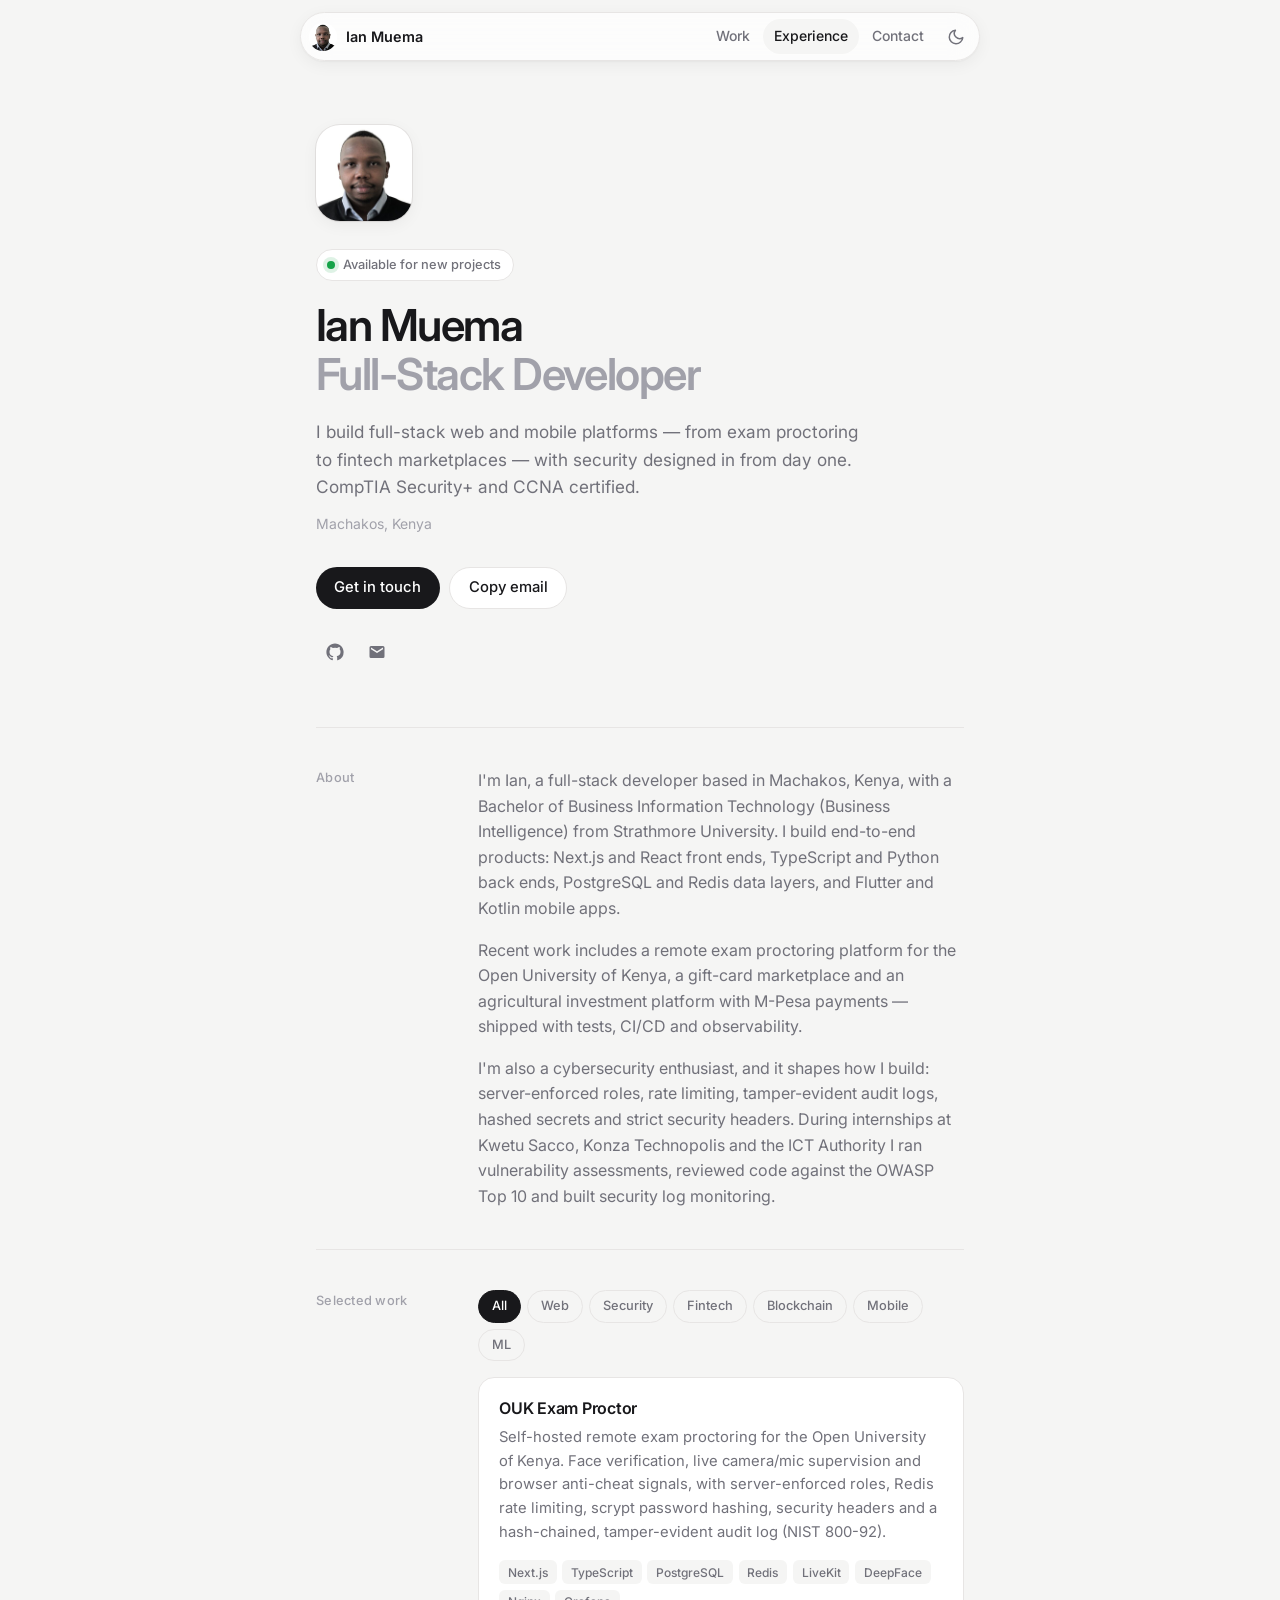
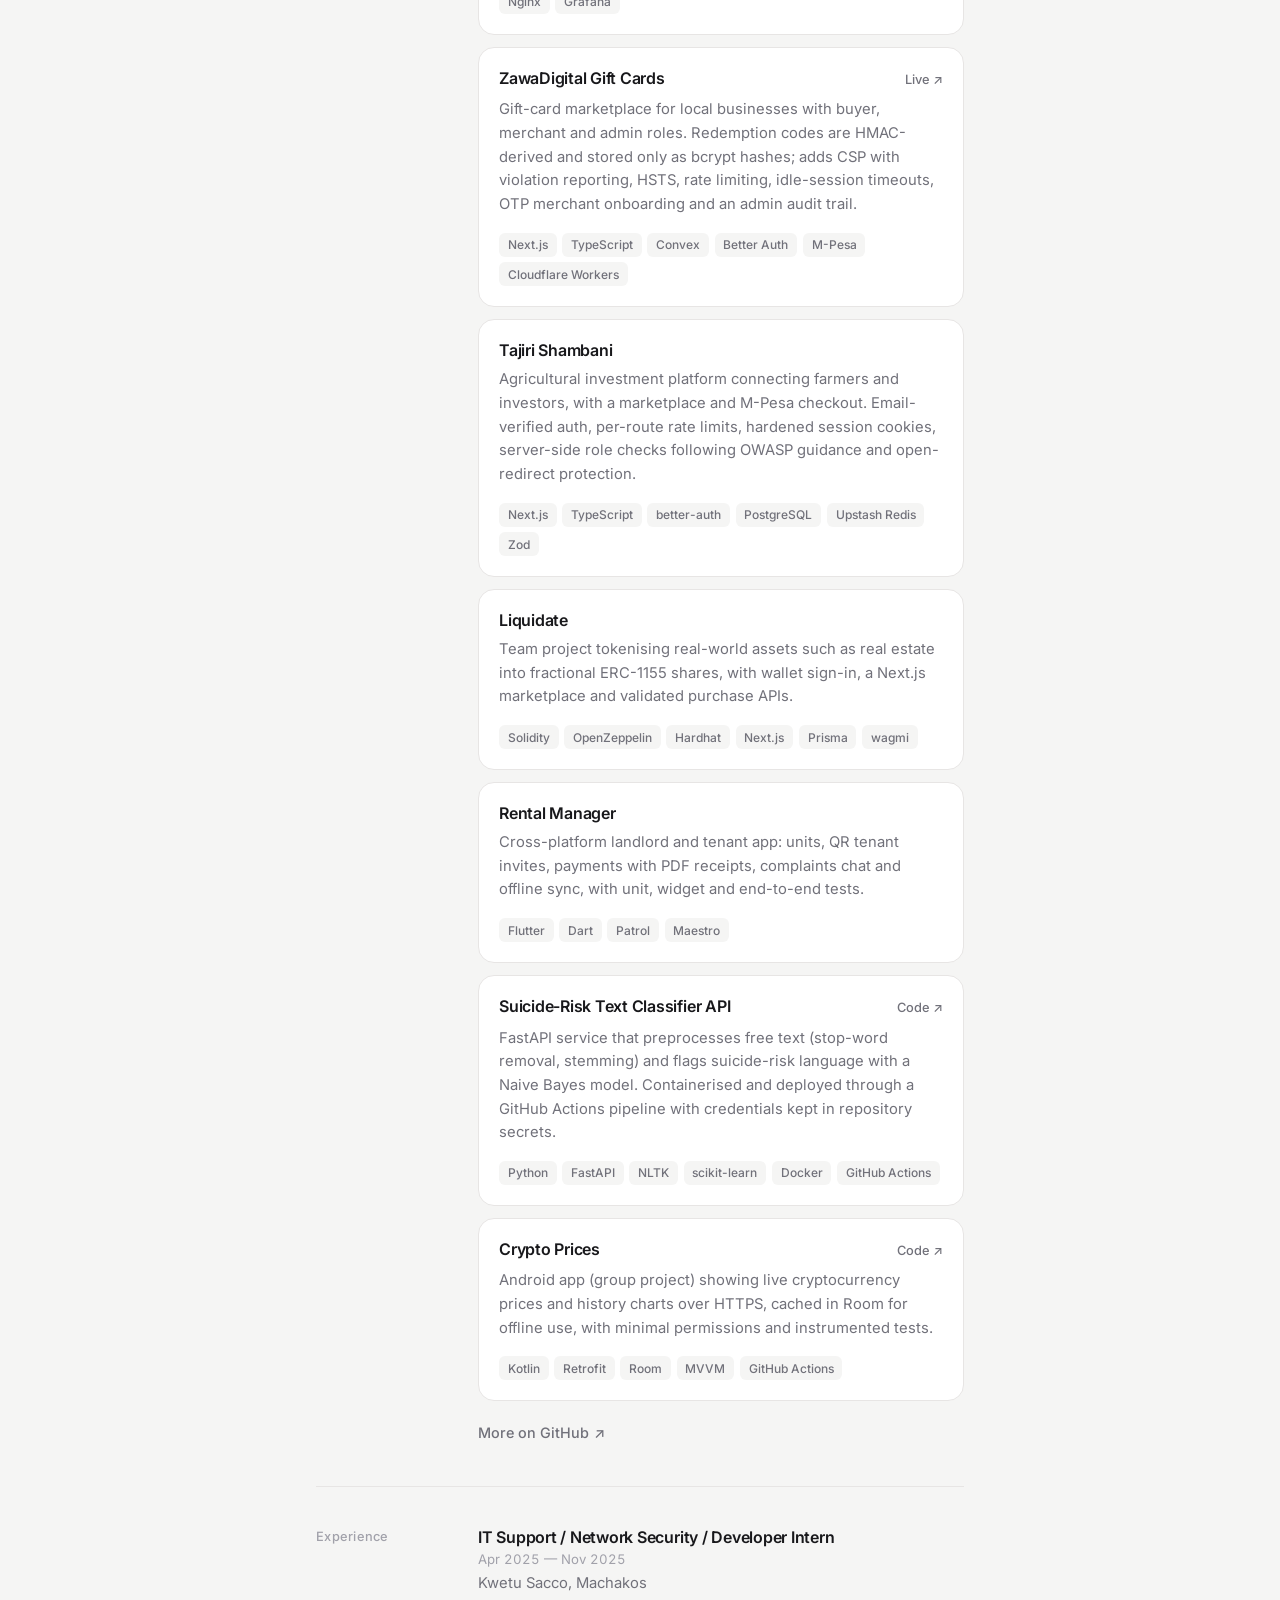
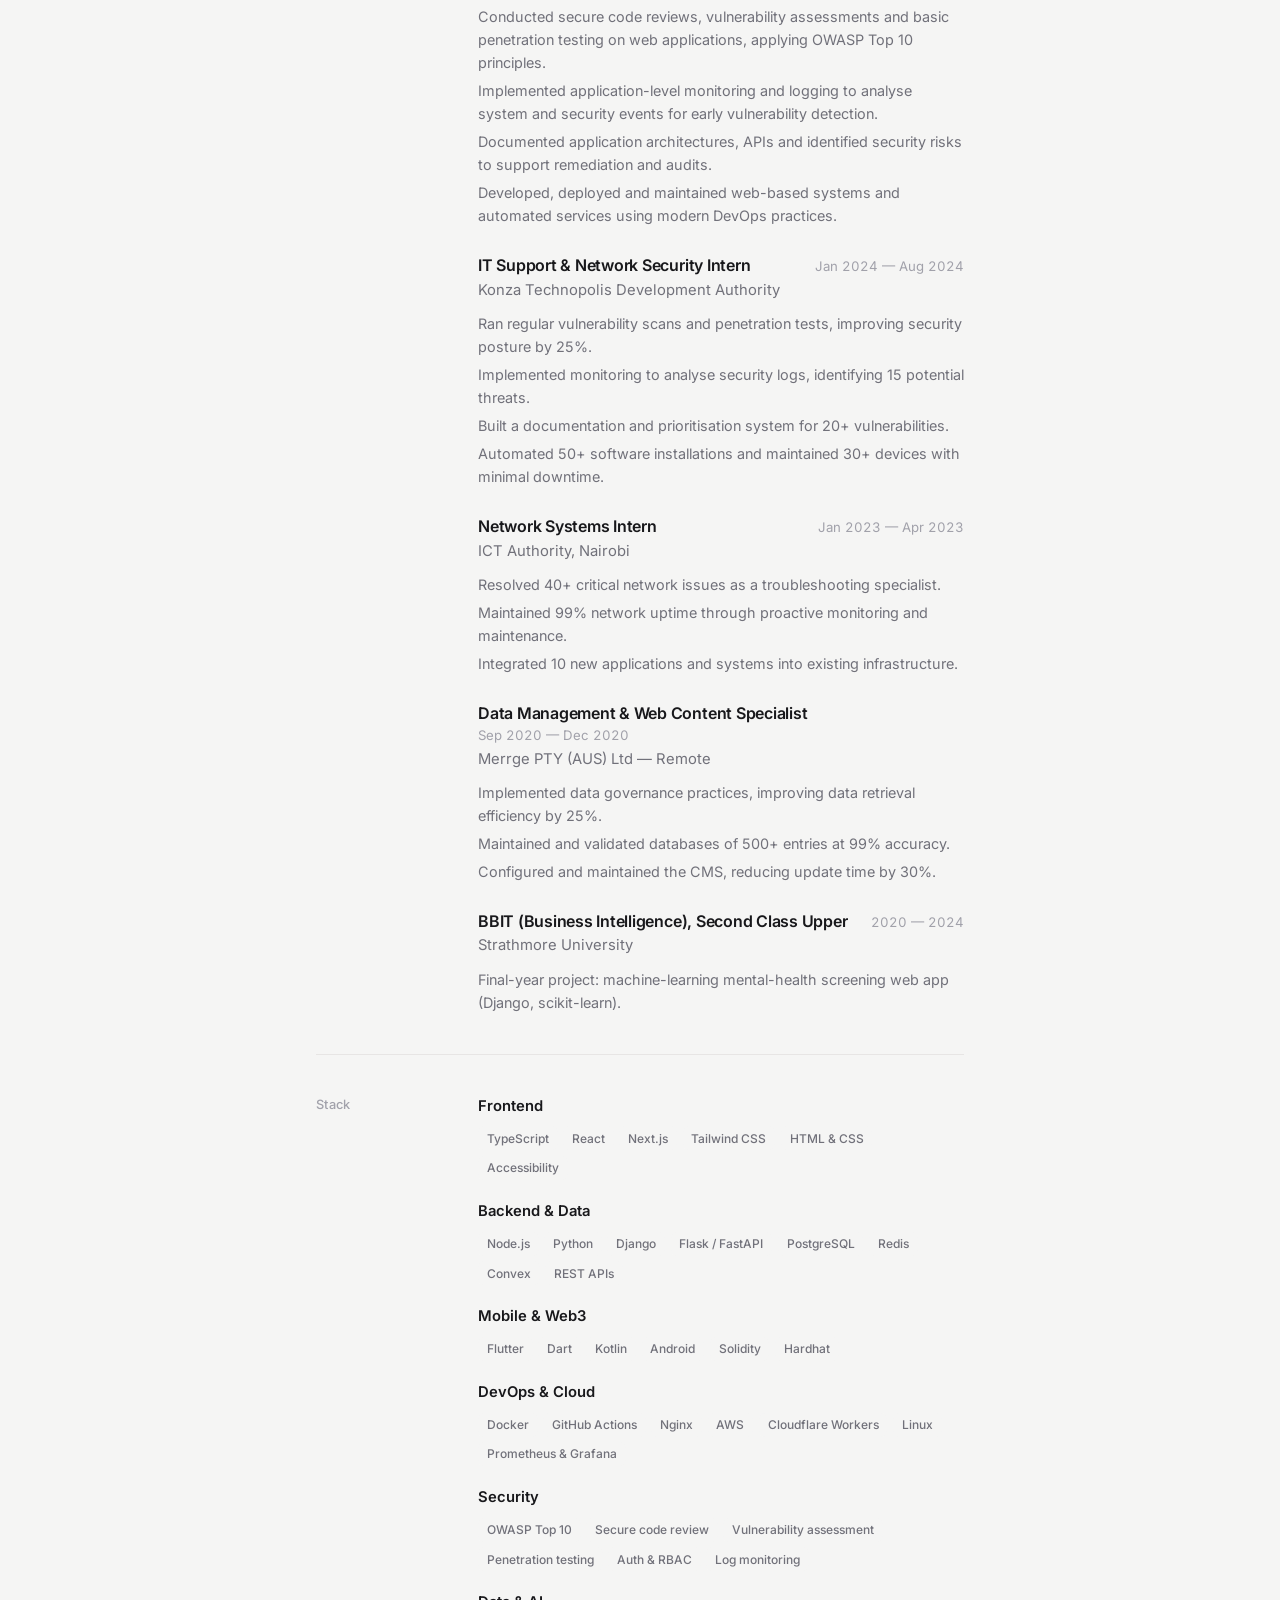
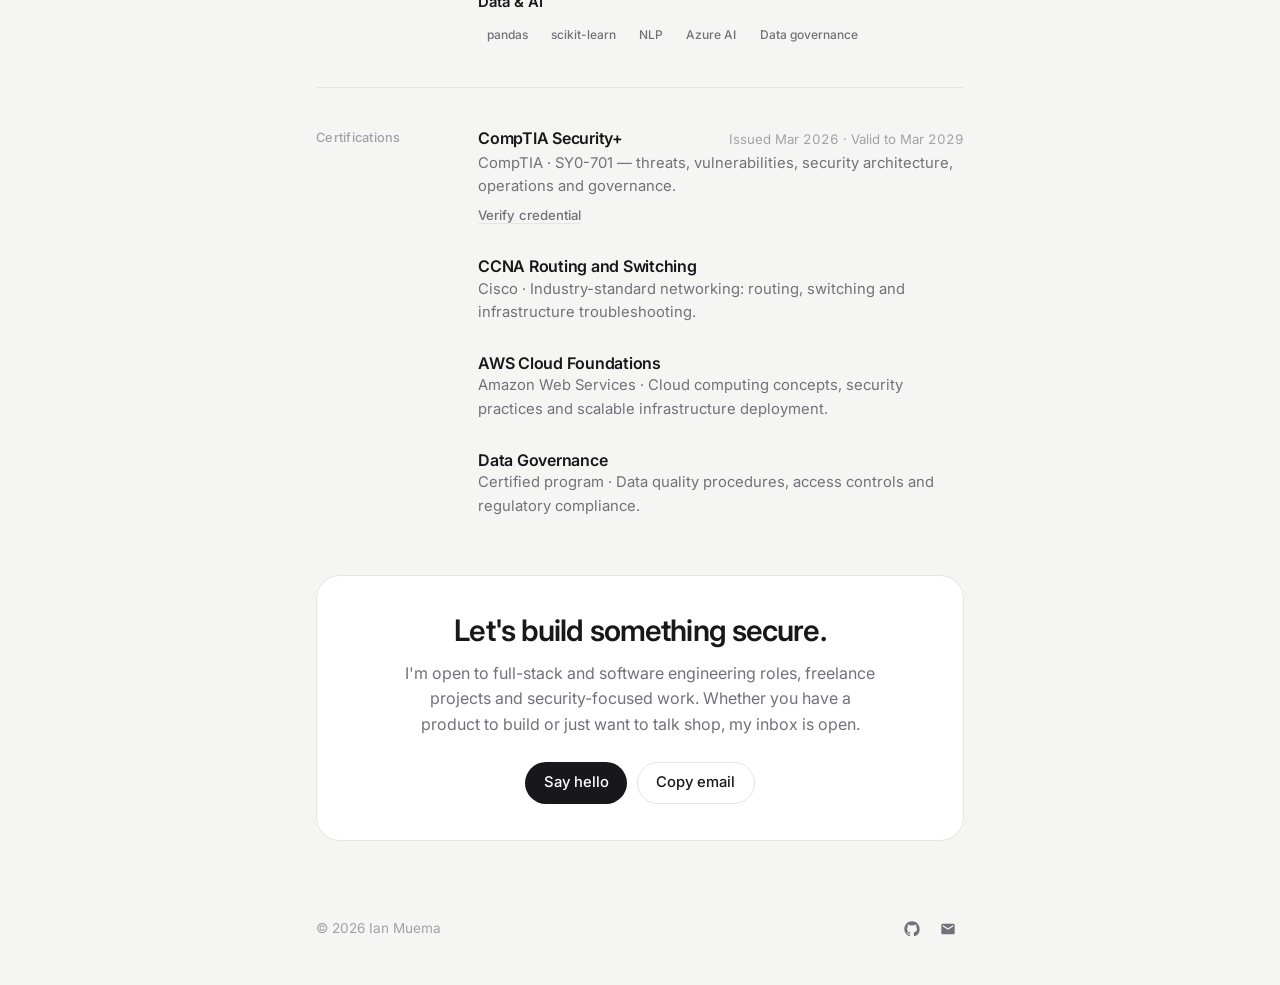
<file: index.html>
<!doctype html>
<html lang="en">
<head>
  <meta charset="utf-8">
  <meta name="viewport" content="width=device-width, initial-scale=1">
  <title>Ian Muema — Full-Stack Developer</title>
  <meta name="description" content="Ian Muema — full-stack developer building secure web and mobile platforms with Next.js, TypeScript, Python and Flutter. CompTIA Security+ and CCNA certified.">
  <meta name="theme-color" content="#f5f5f4" media="(prefers-color-scheme: light)">
  <meta name="theme-color" content="#0c0c0d" media="(prefers-color-scheme: dark)">
  <meta property="og:title" content="Ian Muema — Full-Stack Developer">
  <meta property="og:description" content="Full-stack developer and cybersecurity enthusiast building web and mobile platforms with security designed in.">
  <meta property="og:type" content="website">
  <meta property="og:image" content="https://muema825.github.io/Portfolio-Website/assets/img/ian-muema.jpg">
  <link rel="icon" href="favicon.svg" type="image/svg+xml">
  <script>(function(){try{var t=localStorage.getItem('theme');if(t)document.documentElement.dataset.theme=t;}catch(e){}})();</script>
  <link rel="preconnect" href="https://fonts.googleapis.com">
  <link rel="preconnect" href="https://fonts.gstatic.com" crossorigin>
  <link rel="stylesheet" href="https://fonts.googleapis.com/css2?family=Inter:wght@400;500;600&display=swap">
  <link rel="stylesheet" href="assets/css/style.css?v=2">
</head>
<body>
  <a class="skip-link" href="#main">Skip to content</a>

  <header class="site-header" id="top">
    <nav class="nav" aria-label="Primary">
      <a class="nav__brand" href="#top" aria-label="Back to top">
        <img class="nav__avatar" src="assets/img/ian-muema.jpg" alt="" width="28" height="28">
        <span data-bind="name">Ian Muema</span>
      </a>
      <ul class="nav__menu">
        <li><a class="nav__link" href="#work">Work</a></li>
        <li><a class="nav__link" href="#experience">Experience</a></li>
        <li><a class="nav__link" href="#contact">Contact</a></li>
      </ul>
      <button class="theme-toggle" type="button" aria-label="Toggle dark mode">
        <svg class="icon-sun" width="18" height="18" viewBox="0 0 24 24" fill="none" stroke="currentColor" stroke-width="2" stroke-linecap="round" stroke-linejoin="round" aria-hidden="true" focusable="false">
          <circle cx="12" cy="12" r="4"/>
          <path d="M12 2v2M12 20v2M4.93 4.93l1.41 1.41M17.66 17.66l1.41 1.41M2 12h2M20 12h2M4.93 19.07l1.41-1.41M17.66 6.34l1.41-1.41"/>
        </svg>
        <svg class="icon-moon" width="18" height="18" viewBox="0 0 24 24" fill="none" stroke="currentColor" stroke-width="2" stroke-linecap="round" stroke-linejoin="round" aria-hidden="true" focusable="false">
          <path d="M21 12.79A9 9 0 1 1 11.21 3 7 7 0 0 0 21 12.79z"/>
        </svg>
      </button>
    </nav>
  </header>

  <main id="main" class="page">
    <section class="hero" id="hero">
      <img class="hero__photo" src="assets/img/ian-muema.jpg" alt="Portrait of Ian Muema" width="400" height="400">
      <p class="status"><span class="status__dot" aria-hidden="true"></span><span data-bind="availability">Available for new projects</span></p>
      <h1 class="hero__title"><span data-bind="name">Ian Muema</span><span class="hero__role" data-bind="role">Full-Stack Developer</span></h1>
      <p class="hero__tagline" data-bind="tagline">I build full-stack web and mobile platforms with security designed in from day one.</p>
      <p class="hero__meta"><span data-bind="location">Machakos, Kenya</span></p>
      <div class="hero__actions">
        <a class="btn btn--primary" href="mailto:muemaian484@gmail.com" data-bind-href="mailto">Get in touch</a>
        <button class="btn btn--ghost copy-email" type="button" data-copy-email>
          <span class="copy-email__label">Copy email</span>
        </button>
      </div>
      <ul class="socials" data-render="socials"></ul>
    </section>

    <section class="block reveal" id="about" aria-labelledby="about-title">
      <h2 class="block__label" id="about-title">About</h2>
      <div class="block__body prose" data-render="about">
        <noscript><p>I'm a full-stack developer and cybersecurity enthusiast building secure web and mobile platforms.</p></noscript>
      </div>
    </section>

    <section class="block reveal" id="work" aria-labelledby="work-title">
      <h2 class="block__label" id="work-title">Selected work</h2>
      <div class="block__body">
        <div class="filters" data-render="filters" role="toolbar" aria-label="Filter projects"></div>
        <div class="projects" data-render="projects">
          <noscript><p>Enable JavaScript to browse my projects, or visit my GitHub profile below.</p></noscript>
        </div>
        <a class="more-link" href="https://github.com/muema825" target="_blank" rel="noopener" data-bind-href="github">More on GitHub <span aria-hidden="true">↗</span></a>
      </div>
    </section>

    <section class="block reveal" id="experience" aria-labelledby="experience-title">
      <h2 class="block__label" id="experience-title">Experience</h2>
      <ol class="block__body rows" data-render="experience"></ol>
    </section>

    <section class="block reveal" id="skills" aria-labelledby="skills-title">
      <h2 class="block__label" id="skills-title">Stack</h2>
      <dl class="block__body skills" data-render="skills">
        <noscript><p>Enable JavaScript to see my full list of skills.</p></noscript>
      </dl>
    </section>

    <section class="block reveal" id="certifications" aria-labelledby="certs-title">
      <h2 class="block__label" id="certs-title">Certifications</h2>
      <ul class="block__body rows" data-render="certifications"></ul>
    </section>

    <section class="contact reveal" id="contact" aria-labelledby="contact-title">
      <h2 class="contact__title" id="contact-title">Let's build something secure.</h2>
      <p class="contact__text">I'm open to full-stack and software engineering roles, freelance projects and security-focused work. Whether you have a product to build or just want to talk shop, my inbox is open.</p>
      <div class="hero__actions">
        <a class="btn btn--primary" href="mailto:muemaian484@gmail.com" data-bind-href="mailto">Say hello</a>
        <button class="btn btn--ghost copy-email" type="button" data-copy-email>
          <span class="copy-email__label">Copy email</span>
        </button>
      </div>
    </section>
  </main>

  <footer class="site-footer">
    <p>&copy; <span data-bind="year">2026</span> <span data-bind="name">Ian Muema</span></p>
    <ul class="socials socials--small" data-render="socials"></ul>
  </footer>

  <p class="toast" role="status" aria-live="polite"></p>

  <script src="assets/js/data.js?v=2"></script>
  <script src="assets/js/main.js?v=2"></script>
</body>
</html>
</file>
<file: assets/css/style.css>
/* ==========================================================================
   Portfolio — style.css
   Minimal single-column layout. Theme tokens on :root, dark via media query
   or data-theme.
   ========================================================================== */

/* ---------- Theme tokens ---------- */
:root {
  --bg: #f5f5f4;
  --surface: #ffffff;
  --surface-hover: #fafaf9;
  --text: #18181b;
  --text-muted: #71717a;
  --text-faint: #a1a1aa;
  --border: #e7e5e4;
  --accent: #18181b;
  --accent-contrast: #ffffff;
  --green: #16a34a;
  --green-soft: rgba(22, 163, 74, 0.14);
  --shadow: 0 1px 2px rgba(24, 24, 27, 0.04), 0 4px 16px rgba(24, 24, 27, 0.05);
  --header-bg: rgba(255, 255, 255, 0.72);

  --font-sans: "Inter", system-ui, -apple-system, "Segoe UI", Roboto, "Helvetica Neue", Arial, sans-serif;

  --radius: 16px;
  --radius-sm: 10px;
  --header-h: 72px;
  --page-w: 680px;
  --ease: cubic-bezier(0.2, 0.7, 0.2, 1);
  --t: 0.2s var(--ease);

  color-scheme: light;
}

@media (prefers-color-scheme: dark) {
  :root:not([data-theme="light"]) {
    --bg: #0c0c0d;
    --surface: #161618;
    --surface-hover: #1c1c1f;
    --text: #f4f4f5;
    --text-muted: #a1a1aa;
    --text-faint: #71717a;
    --border: #27272a;
    --accent: #f4f4f5;
    --accent-contrast: #0c0c0d;
    --green: #4ade80;
    --green-soft: rgba(74, 222, 128, 0.16);
    --shadow: 0 1px 2px rgba(0, 0, 0, 0.4), 0 4px 16px rgba(0, 0, 0, 0.3);
    --header-bg: rgba(22, 22, 24, 0.72);
    color-scheme: dark;
  }
}

:root[data-theme="dark"] {
  --bg: #0c0c0d;
  --surface: #161618;
  --surface-hover: #1c1c1f;
  --text: #f4f4f5;
  --text-muted: #a1a1aa;
  --text-faint: #71717a;
  --border: #27272a;
  --accent: #f4f4f5;
  --accent-contrast: #0c0c0d;
  --green: #4ade80;
  --green-soft: rgba(74, 222, 128, 0.16);
  --shadow: 0 1px 2px rgba(0, 0, 0, 0.4), 0 4px 16px rgba(0, 0, 0, 0.3);
  --header-bg: rgba(22, 22, 24, 0.72);
  color-scheme: dark;
}

/* ---------- Reset / base ---------- */
*,
*::before,
*::after {
  box-sizing: border-box;
}

html {
  -webkit-text-size-adjust: 100%;
  text-size-adjust: 100%;
  scroll-behavior: smooth;
  scroll-padding-top: var(--header-h);
}

body,
h1, h2, h3, h4, p, ul, ol, dl, dd, figure, blockquote {
  margin: 0;
}

ul[class],
ol[class] {
  list-style: none;
  padding: 0;
}

body {
  min-height: 100vh;
  background: var(--bg);
  color: var(--text);
  font-family: var(--font-sans);
  font-size: 1rem;
  line-height: 1.6;
  -webkit-font-smoothing: antialiased;
  -moz-osx-font-smoothing: grayscale;
  overflow-wrap: break-word;
  overflow-x: hidden;
  transition: background-color var(--t), color var(--t);
}

h1, h2, h3, h4 {
  line-height: 1.25;
  font-weight: 600;
  letter-spacing: -0.015em;
}

p, li, a, h1, h2, h3, dd, dt {
  overflow-wrap: anywhere;
}

img,
svg {
  display: block;
  max-width: 100%;
  height: auto;
}

svg {
  flex-shrink: 0;
}

a {
  color: inherit;
  text-decoration: none;
}

button {
  font: inherit;
  color: inherit;
  background: none;
  border: 0;
  padding: 0;
  cursor: pointer;
}

[hidden] {
  display: none !important;
}

::selection {
  background: var(--text);
  color: var(--bg);
}

:focus {
  outline: none;
}

:focus-visible {
  outline: 2px solid var(--text);
  outline-offset: 3px;
  border-radius: 6px;
}

[id] {
  scroll-margin-top: calc(var(--header-h) + 8px);
}

/* ---------- Skip link ---------- */
.skip-link {
  position: absolute;
  left: 16px;
  top: -100px;
  z-index: 1000;
  padding: 0.6rem 1rem;
  background: var(--accent);
  color: var(--accent-contrast);
  border-radius: var(--radius-sm);
  font-weight: 500;
  transition: top 0.2s var(--ease);
}

.skip-link:focus,
.skip-link:focus-visible {
  top: 16px;
}

/* ---------- Floating header ---------- */
.site-header {
  position: sticky;
  top: 0;
  z-index: 100;
  padding: 12px 16px 0;
}

.nav {
  display: flex;
  align-items: center;
  gap: 0.25rem;
  width: 100%;
  max-width: var(--page-w);
  margin-inline: auto;
  padding: 6px 6px 6px 8px;
  background: var(--header-bg);
  border: 1px solid var(--border);
  border-radius: 999px;
  box-shadow: var(--shadow);
  -webkit-backdrop-filter: saturate(180%) blur(14px);
  backdrop-filter: saturate(180%) blur(14px);
}

.nav__brand {
  display: inline-flex;
  align-items: center;
  gap: 0.55rem;
  margin-right: auto;
  padding-right: 0.5rem;
  font-size: 0.9rem;
  font-weight: 600;
  white-space: nowrap;
  min-width: 0;
}

.nav__brand span {
  overflow: hidden;
  text-overflow: ellipsis;
}

.nav__avatar {
  width: 28px;
  height: 28px;
  border-radius: 50%;
  object-fit: cover;
}

.nav__menu {
  display: flex;
  align-items: center;
  gap: 0.1rem;
}

.nav__link {
  display: block;
  padding: 0.4rem 0.7rem;
  border-radius: 999px;
  font-size: 0.875rem;
  font-weight: 500;
  color: var(--text-muted);
  transition: color var(--t), background-color var(--t);
}

.nav__link:hover,
.nav__link.is-active {
  color: var(--text);
  background: var(--bg);
}

.theme-toggle {
  display: grid;
  place-items: center;
  width: 34px;
  height: 34px;
  border-radius: 50%;
  color: var(--text-muted);
  transition: color var(--t), background-color var(--t);
}

.theme-toggle:hover {
  color: var(--text);
  background: var(--bg);
}

.theme-toggle .icon-sun { display: none; }
.theme-toggle .icon-moon { display: block; }

:root[data-theme="dark"] .theme-toggle .icon-sun { display: block; }
:root[data-theme="dark"] .theme-toggle .icon-moon { display: none; }

@media (prefers-color-scheme: dark) {
  :root:not([data-theme="light"]) .theme-toggle .icon-sun { display: block; }
  :root:not([data-theme="light"]) .theme-toggle .icon-moon { display: none; }
}

@media (max-width: 479.98px) {
  .nav__brand span { display: none; }
  .nav__link { padding: 0.4rem 0.6rem; }
}

/* ---------- Page ---------- */
.page {
  width: 100%;
  max-width: var(--page-w);
  margin-inline: auto;
  padding: 0 16px;
}

/* ---------- Hero ---------- */
.hero {
  padding: 4rem 0 3.5rem;
}

.hero__photo {
  width: 96px;
  height: 96px;
  border-radius: 24px;
  object-fit: cover;
  background: var(--surface);
  box-shadow: var(--shadow), 0 0 0 1px var(--border);
  margin-bottom: 1.75rem;
}

.status {
  display: inline-flex;
  align-items: center;
  gap: 0.5rem;
  margin-bottom: 1.25rem;
  padding: 0.3rem 0.75rem 0.3rem 0.6rem;
  border: 1px solid var(--border);
  border-radius: 999px;
  background: var(--surface);
  font-size: 0.8rem;
  font-weight: 500;
  color: var(--text-muted);
}

.status__dot {
  position: relative;
  width: 8px;
  height: 8px;
  border-radius: 50%;
  background: var(--green);
}

.status__dot::after {
  content: "";
  position: absolute;
  inset: -4px;
  border-radius: 50%;
  background: var(--green-soft);
  animation: pulse 2s var(--ease) infinite;
}

@keyframes pulse {
  0% { transform: scale(0.6); opacity: 1; }
  100% { transform: scale(1.6); opacity: 0; }
}

.hero__title {
  display: flex;
  flex-direction: column;
  font-size: clamp(2rem, 5vw + 1rem, 2.75rem);
  font-weight: 600;
  line-height: 1.1;
  letter-spacing: -0.035em;
}

.hero__role {
  color: var(--text-faint);
}

.hero__tagline {
  margin-top: 1.25rem;
  max-width: 34rem;
  font-size: 1.075rem;
  color: var(--text-muted);
}

.hero__meta {
  margin-top: 0.75rem;
  font-size: 0.875rem;
  color: var(--text-faint);
}

.hero__meta:empty {
  display: none;
}

.hero__actions {
  display: flex;
  flex-wrap: wrap;
  gap: 0.6rem;
  margin-top: 2rem;
}

/* ---------- Buttons ---------- */
.btn {
  display: inline-flex;
  align-items: center;
  justify-content: center;
  gap: 0.4rem;
  min-height: 42px;
  padding: 0.6rem 1.15rem;
  border-radius: 999px;
  font-size: 0.925rem;
  font-weight: 500;
  line-height: 1.2;
  white-space: nowrap;
  transition: background-color var(--t), border-color var(--t), color var(--t), transform var(--t);
}

.btn:active {
  transform: scale(0.98);
}

.btn--primary {
  background: var(--accent);
  color: var(--accent-contrast);
}

.btn--primary:hover {
  opacity: 0.88;
}

.btn--ghost {
  background: var(--surface);
  color: var(--text);
  border: 1px solid var(--border);
}

.btn--ghost:hover {
  background: var(--surface-hover);
  border-color: var(--text-faint);
}

/* ---------- Socials ---------- */
.socials {
  display: flex;
  flex-wrap: wrap;
  gap: 0.25rem;
  margin-top: 1.5rem;
}

.socials:empty {
  display: none;
}

.socials__link {
  display: grid;
  place-items: center;
  width: 38px;
  height: 38px;
  border-radius: 50%;
  color: var(--text-muted);
  transition: color var(--t), background-color var(--t);
}

.socials__link:hover {
  color: var(--text);
  background: var(--surface);
}

.socials__link svg {
  width: 18px;
  height: 18px;
}

/* ---------- Content blocks ---------- */
.block {
  display: grid;
  gap: 1.25rem;
  padding: 2.5rem 0;
  border-top: 1px solid var(--border);
}

.block__label {
  font-size: 0.8rem;
  font-weight: 500;
  letter-spacing: 0.02em;
  color: var(--text-faint);
}

@media (min-width: 640px) {
  .block {
    grid-template-columns: 130px minmax(0, 1fr);
    gap: 2rem;
  }

  .block__label {
    padding-top: 0.15rem;
  }
}

.prose {
  color: var(--text-muted);
}

.prose p + p {
  margin-top: 1rem;
}

/* ---------- Filters ---------- */
.filters {
  display: flex;
  flex-wrap: wrap;
  gap: 0.4rem;
  margin-bottom: 1rem;
}

.filter {
  padding: 0.3rem 0.8rem;
  border: 1px solid var(--border);
  border-radius: 999px;
  font-size: 0.8rem;
  font-weight: 500;
  color: var(--text-muted);
  background: transparent;
  transition: color var(--t), background-color var(--t), border-color var(--t);
}

.filter:hover {
  color: var(--text);
  border-color: var(--text-faint);
}

.filter.is-active {
  color: var(--accent-contrast);
  background: var(--accent);
  border-color: var(--accent);
}

/* ---------- Projects ---------- */
.projects {
  display: grid;
  gap: 0.75rem;
}

.card {
  position: relative;
  padding: 1.25rem;
  background: var(--surface);
  border: 1px solid var(--border);
  border-radius: var(--radius);
  transition: border-color var(--t), background-color var(--t), transform var(--t);
}

.card:hover {
  border-color: var(--text-faint);
}

.card__head {
  display: flex;
  align-items: baseline;
  justify-content: space-between;
  gap: 1rem;
}

.card__title {
  font-size: 1rem;
  font-weight: 600;
}

.card__links {
  display: flex;
  gap: 0.75rem;
  flex-shrink: 0;
}

.card__link {
  font-size: 0.8rem;
  font-weight: 500;
  color: var(--text-muted);
  white-space: nowrap;
  transition: color var(--t);
}

.card__link:hover {
  color: var(--text);
}

.card__desc {
  margin-top: 0.5rem;
  font-size: 0.925rem;
  color: var(--text-muted);
}

.card__tech {
  display: flex;
  flex-wrap: wrap;
  gap: 0.35rem;
  margin-top: 1rem;
}

.card__tech li,
.tag {
  padding: 0.15rem 0.55rem;
  border-radius: 6px;
  background: var(--bg);
  font-size: 0.75rem;
  font-weight: 500;
  color: var(--text-muted);
}

.more-link {
  display: inline-flex;
  gap: 0.3rem;
  margin-top: 1.25rem;
  font-size: 0.9rem;
  font-weight: 500;
  color: var(--text-muted);
  transition: color var(--t);
}

.more-link:hover {
  color: var(--text);
}

/* ---------- Rows (experience, certifications) ---------- */
.rows {
  display: grid;
  gap: 1.75rem;
}

.row__head {
  display: flex;
  flex-wrap: wrap;
  align-items: baseline;
  justify-content: space-between;
  column-gap: 1rem;
  row-gap: 0.15rem;
}

.row__title {
  font-size: 1rem;
  font-weight: 600;
}

.row__date {
  font-size: 0.825rem;
  color: var(--text-faint);
  white-space: nowrap;
  font-variant-numeric: tabular-nums;
}

.row__sub {
  margin-top: 0.1rem;
  font-size: 0.925rem;
  color: var(--text-muted);
}

.row__points {
  margin-top: 0.6rem;
  padding-left: 1.1rem;
  font-size: 0.9rem;
  color: var(--text-muted);
}

.row__points li + li {
  margin-top: 0.3rem;
}

.row__points li::marker {
  color: var(--text-faint);
}

.row__link {
  display: inline-block;
  margin-top: 0.4rem;
  font-size: 0.825rem;
  font-weight: 500;
  color: var(--text-muted);
  text-decoration: underline;
  text-decoration-color: var(--border);
  text-underline-offset: 3px;
  transition: color var(--t), text-decoration-color var(--t);
}

.row__link:hover {
  color: var(--text);
  text-decoration-color: currentColor;
}

/* ---------- Skills ---------- */
.skills {
  display: grid;
  gap: 1.25rem;
}

.skills dt {
  font-size: 0.925rem;
  font-weight: 600;
  margin-bottom: 0.5rem;
}

.tags {
  display: flex;
  flex-wrap: wrap;
  gap: 0.35rem;
}

/* ---------- Contact ---------- */
.contact {
  margin: 1rem 0 3rem;
  padding: 2.25rem 1.5rem;
  background: var(--surface);
  border: 1px solid var(--border);
  border-radius: 24px;
  text-align: center;
}

.contact__title {
  font-size: clamp(1.4rem, 3vw + 0.75rem, 1.85rem);
  letter-spacing: -0.03em;
}

.contact__text {
  max-width: 30rem;
  margin: 0.75rem auto 0;
  color: var(--text-muted);
}

.contact .hero__actions {
  justify-content: center;
  margin-top: 1.5rem;
}

/* ---------- Footer ---------- */
.site-footer {
  display: flex;
  flex-wrap: wrap;
  align-items: center;
  justify-content: space-between;
  gap: 0.5rem 1rem;
  width: 100%;
  max-width: var(--page-w);
  margin-inline: auto;
  padding: 1.5rem 16px 2.5rem;
  font-size: 0.85rem;
  color: var(--text-faint);
}

.site-footer .socials {
  margin-top: 0;
}

.socials--small .socials__link {
  width: 32px;
  height: 32px;
}

.socials--small .socials__link svg {
  width: 16px;
  height: 16px;
}

/* ---------- Toast ---------- */
.toast {
  position: fixed;
  left: 50%;
  bottom: 24px;
  z-index: 200;
  padding: 0.55rem 1rem;
  border-radius: 999px;
  background: var(--accent);
  color: var(--accent-contrast);
  font-size: 0.875rem;
  font-weight: 500;
  box-shadow: var(--shadow);
  opacity: 0;
  pointer-events: none;
  transform: translate(-50%, 8px);
  transition: opacity var(--t), transform var(--t);
}

.toast.is-visible {
  opacity: 1;
  transform: translate(-50%, 0);
}

/* ---------- 404 ---------- */
.not-found {
  display: flex;
  flex-direction: column;
  align-items: flex-start;
  justify-content: center;
  gap: 1rem;
  min-height: 100vh;
  min-height: 100svh;
  max-width: var(--page-w);
  margin-inline: auto;
  padding: 2rem 16px;
}

.not-found__code {
  font-size: clamp(3rem, 12vw, 5rem);
  letter-spacing: -0.05em;
  line-height: 1;
}

.not-found__text {
  color: var(--text-muted);
}

/* ---------- Reveal ---------- */
.js .reveal {
  opacity: 0;
  transform: translateY(12px);
  transition: opacity 0.6s var(--ease), transform 0.6s var(--ease);
}

.js .reveal.is-visible {
  opacity: 1;
  transform: none;
}

/* ---------- Reduced motion ---------- */
@media (prefers-reduced-motion: reduce) {
  html {
    scroll-behavior: auto;
  }

  *,
  *::before,
  *::after {
    animation-duration: 0.01ms !important;
    animation-iteration-count: 1 !important;
    transition-duration: 0.01ms !important;
  }

  .js .reveal {
    opacity: 1;
    transform: none;
  }
}
</file>
